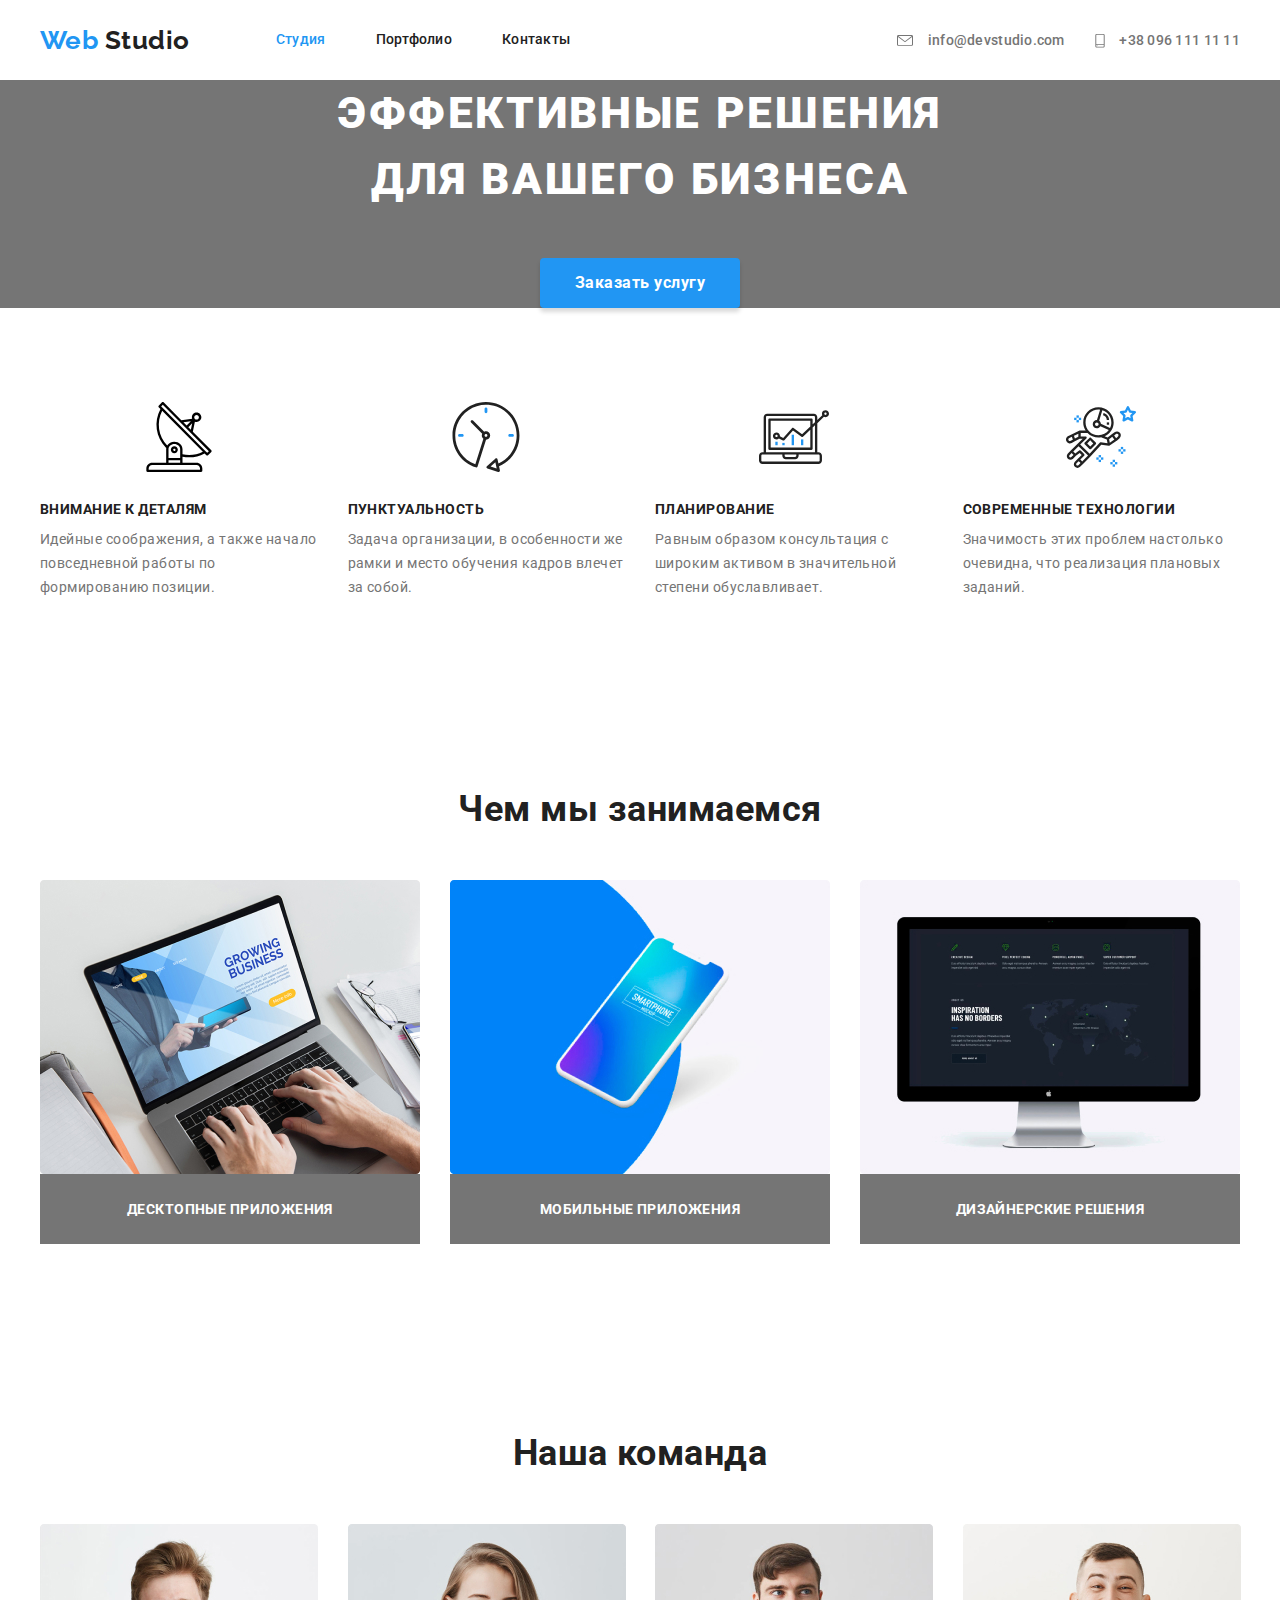
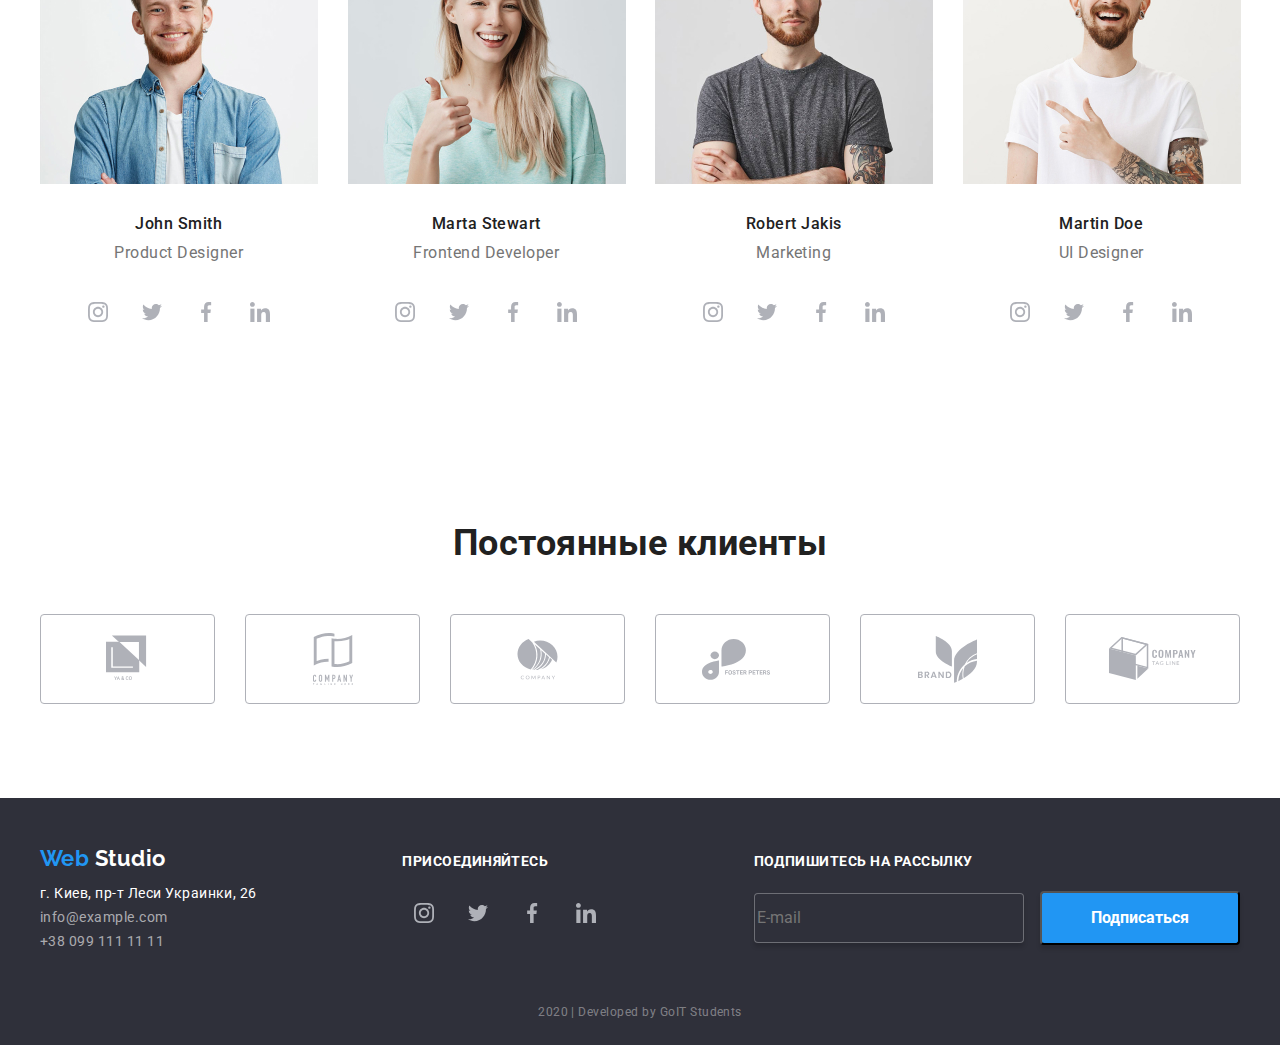
<file: index.html>
<!DOCTYPE html>
<html lang="ru">
  <head>
    <meta charset="UTF-8" />
    <meta name="viewport" content="width=device-width, initial-scale=1.0" />
    <title>Web Studio</title>
    <link
      href="https://fonts.googleapis.com/css?family=Raleway:700|Roboto:400,500,700,900&display=swap&subset=cyrillic"
      rel="stylesheet"
    />
    <link
      rel="stylesheet"
      href="https://cdnjs.cloudflare.com/ajax/libs/modern-normalize/0.6.0/modern-normalize.min.css"
    />
    <link rel="stylesheet" href="./css/style.css" />
  </head>
  <body>
    <!-- Header -->
    <header>
      <!-- Навигация -->
      <div class="container row">
        <nav class="main-nav">
          <a href="./index.html" class="header-logo link"><span class="logo-accent">Web</span> Studio</a>
          <ul class="site-nav list">
            <li class="item"><a href="./index.html" class="link current">Студия</a></li>
            <li class="item"><a href="./portfolio.html" class="link">Портфолио</a></li>
            <li class="item"><a href="" class="link">Контакты</a></li>
          </ul>
        </nav>
        <ul class="auth-nav list">
          <li class="item">
            <img
              src="./images/studio-images/header-logo/envelope.svg"
              alt="Иконка конверта"
              class="inline"
              width="16"
              height="11"
            />
            <a href="mailto:info@devstudio.com" class="link">info@devstudio.com</a>
          </li>
          <li class="item">
            <img
              src="./images/studio-images/header-logo/smartphone.svg"
              alt="Иконка телефона"
              class="inline"
              width="10"
              height="14"
            />
            <a href="tel:+380961111111" class="link">+38 096 111 11 11</a>
          </li>
        </ul>
      </div>
    </header>
    <!-- Main -->
    <main>
      <!-- Секция "HERO" -->
      <section class="hero">
        <h1 class="hero-title">
          эффективные решения <br />
          для вашего бизнеса
        </h1>
        <a href="" class="button link">Заказать услугу</a>
      </section>
      <!-- Секция "Преимущества" -->
      <section class="section">
        <div class="container">
          <h2 class="section-title hidden">Преимущества</h2>
          <ul class="features list">
            <li class="item">
              <img
                src="./images/studio-images/advantages/antenna.svg"
                alt="Иконка спутниковой антенны"
                class="centering"
                width="70"
                height="70"
              />
              <h3 class="title">Внимание к деталям</h3>
              <p class="text">
                Идейные соображения, а также начало повседневной работы по формированию позиции.
              </p>
            </li>
            <li class="item">
              <img
                src="./images/studio-images/advantages/clock.svg"
                alt="Иконка часов"
                class="centering"
                width="70"
                height="70"
              />
              <h3 class="title">Пунктуальность</h3>
              <p class="text">
                Задача организации, в особенности же рамки и место обучения кадров влечет за собой.
              </p>
            </li>
            <li class="item">
              <img
                src="./images/studio-images/advantages/diagram.svg"
                alt="Иконка диаграммы"
                class="centering"
                width="70"
                height="70"
              />
              <h3 class="title">Планирование</h3>
              <p class="text">
                Равным образом консультация с широким активом в значительной степени обуславливает.
              </p>
            </li>
            <li class="item">
              <img
                src="./images/studio-images/advantages/astronaut.svg"
                alt="Иконка австронавта"
                class="centering"
                width="70"
                height="70"
              />
              <h3 class="title">Современные технологии</h3>
              <p class="text">
                Значимость этих проблем настолько очевидна, что реализация плановых заданий.
              </p>
            </li>
          </ul>
        </div>
      </section>
      <!-- Секция "Чем мы занимаемся" -->
      <section class="section">
        <div class="container">
          <h2 class="section-title">Чем мы занимаемся</h2>
          <ul class="work-list list">
            <li class="item">
              <img
                src="./images/studio-images/what-are-we-doing/desktop-app.jpg"
                alt="Ноутбук с открытым приложением"
                width="380"
                height="294"
              />
              <h3 class="title">Десктопные приложения</h3>
            </li>
            <li class="item">
              <img
                src="./images/studio-images/what-are-we-doing/mobile-app.jpg"
                alt="Мобильный телефон"
                width="380"
                height="294"
              />
              <h3 class="title">Мобильные приложения</h3>
            </li>
            <li class="item">
              <img
                src="./images/studio-images/what-are-we-doing/design-decisions.jpg"
                alt="Монитор компьютера с красивым дизайном"
                width="380"
                height="294"
              />
              <h3 class="title">Дизайнерские решения</h3>
            </li>
          </ul>
        </div>
      </section>
      <!-- Секция "Наша команда" -->
      <section class="section">
        <div class="container">
          <h2 class="section-title">Наша команда</h2>
          <ul class="our-team list">
            <li class="item">
              <img
                src="./images/studio-images/our-team/John-Smith.jpg"
                alt="Фото Джона Смита"
                width="278"
                height="260"
              />
              <h3 class="title">John Smith</h3>
              <p class="text">Product Designer</p>
              <ul class="social-network list">
                <li class="item">
                  <a href="https://www.instagram.com/?hl=ru"
                    ><img
                      src="./images/studio-images/social-network/instagram.svg"
                      alt="Иконка Инстаграмма"
                      width="44"
                      height="44"
                  /></a>
                </li>
                <li class="item">
                  <a href="https://twitter.com/explore"
                    ><img
                      src="./images/studio-images/social-network/twitter.svg"
                      alt="Иконка Твитера"
                      width="44"
                      height="44"
                  /></a>
                </li>
                <li class="item">
                  <a href="https://uk-ua.facebook.com/"
                    ><img
                      src="./images/studio-images/social-network/facebook.svg"
                      alt="Иконка Фейсбука"
                      width="44"
                      height="44"
                  /></a>
                </li>
                <li class="item">
                  <a href="https://www.linkedin.com/"
                    ><img
                      src="./images/studio-images/social-network/linkedin.svg"
                      alt="Иконка Линкедин"
                      width="44"
                      height="44"
                  /></a>
                </li>
              </ul>
            </li>
            <li class="item">
              <img
                src="./images/studio-images/our-team/Marta-Stewart.jpg"
                alt="Фото Марты Стюарт"
                width="278"
                height="260"
              />
              <h3 class="title">Marta Stewart</h3>
              <p class="text">Frontend Developer</p>
              <ul class="social-network list">
                <li class="item">
                  <a href="https://www.instagram.com/?hl=ru"
                    ><img
                      src="./images/studio-images/social-network/instagram.svg"
                      alt="Иконка Инстаграмма"
                      width="44"
                      height="44"
                  /></a>
                </li>
                <li class="item">
                  <a href="https://twitter.com/explore"
                    ><img
                      src="./images/studio-images/social-network/twitter.svg"
                      alt="Иконка Твитера"
                      width="44"
                      height="44"
                  /></a>
                </li>
                <li class="item">
                  <a href="https://uk-ua.facebook.com/"
                    ><img
                      src="./images/studio-images/social-network/facebook.svg"
                      alt="Иконка Фейсбука"
                      width="44"
                      height="44"
                  /></a>
                </li>
                <li class="item">
                  <a href="https://www.linkedin.com/"
                    ><img
                      src="./images/studio-images/social-network/linkedin.svg"
                      alt="Иконка Линкедин"
                      width="44"
                      height="44"
                  /></a>
                </li>
              </ul>
            </li>
            <li class="item">
              <img
                src="./images/studio-images/our-team/Robert-Jakis.jpg"
                alt="Фото Роберта Якиса"
                width="278"
                height="260"
              />
              <h3 class="title">Robert Jakis</h3>
              <p class="text">Marketing</p>
              <ul class="social-network list">
                <li class="item">
                  <a href="https://www.instagram.com/?hl=ru"
                    ><img
                      src="./images/studio-images/social-network/instagram.svg"
                      alt="Иконка Инстаграмма"
                      width="44"
                      height="44"
                  /></a>
                </li>
                <li class="item">
                  <a href="https://twitter.com/explore"
                    ><img
                      src="./images/studio-images/social-network/twitter.svg"
                      alt="Иконка Твитера"
                      width="44"
                      height="44"
                  /></a>
                </li>
                <li class="item">
                  <a href="https://uk-ua.facebook.com/"
                    ><img
                      src="./images/studio-images/social-network/facebook.svg"
                      alt="Иконка Фейсбука"
                      width="44"
                      height="44"
                  /></a>
                </li>
                <li class="item">
                  <a href="https://www.linkedin.com/"
                    ><img
                      src="./images/studio-images/social-network/linkedin.svg"
                      alt="Иконка Линкедин"
                      width="44"
                      height="44"
                  /></a>
                </li>
              </ul>
            </li>
            <li class="item">
              <img
                src="./images/studio-images/our-team/Martin-Doe.jpg"
                alt="Фото Мартина Доя"
                width="278"
                height="260"
              />
              <h3 class="title">Martin Doe</h3>
              <p class="text">UI Designer</p>
              <ul class="social-network list">
                <li class="item">
                  <a href="https://www.instagram.com/?hl=ru"
                    ><img
                      src="./images/studio-images/social-network/instagram.svg"
                      alt="Иконка Инстаграмма"
                      width="44"
                      height="44"
                  /></a>
                </li>
                <li class="item">
                  <a href="https://twitter.com/explore"
                    ><img
                      src="./images/studio-images/social-network/twitter.svg"
                      alt="Иконка Твитера"
                      width="44"
                      height="44"
                  /></a>
                </li>
                <li class="item">
                  <a href="https://uk-ua.facebook.com/"
                    ><img
                      src="./images/studio-images/social-network/facebook.svg"
                      alt="Иконка Фейсбука"
                      width="44"
                      height="44"
                  /></a>
                </li>
                <li class="item">
                  <a href="https://www.linkedin.com/"
                    ><img
                      src="./images/studio-images/social-network/linkedin.svg"
                      alt="Иконка Линкедин"
                      width="44"
                      height="44"
                  /></a>
                </li>
              </ul>
            </li>
          </ul>
        </div>
      </section>
      <!-- Секция "Постоянные клиенты" -->
      <section class="section">
        <div class="container">
          <h2 class="section-title">Постоянные клиенты</h2>
          <ul class="our-cliets list">
            <li class="item">
              <div class="border">
                <img
                  src="./images/studio-images/regular-customers-logo/logo-01.svg"
                  alt="Лого постоянного клиента"
                  class="our-clients-logo"
                  width="44"
                  height="48"
                />
              </div>
            </li>
            <li class="item">
              <div class="border">
                <img
                  src="./images/studio-images/regular-customers-logo/logo-02.svg"
                  alt="Лого постоянного клиента"
                  class="our-clients-logo"
                  width="40"
                  height="52"
                />
              </div>
            </li>
            <li class="item">
              <div class="border">
                <img
                  src="./images/studio-images/regular-customers-logo/logo-03.svg"
                  alt="Лого постоянного клиента"
                  class="our-clients-logo"
                  width="41"
                  height="41"
                />
              </div>
            </li>
            <li class="item">
              <div class="border">
                <img
                  src="./images/studio-images/regular-customers-logo/logo-04.svg"
                  alt="Лого постоянного клиента"
                  class="our-clients-logo"
                  width="82"
                  height="41"
                />
              </div>
            </li>
            <li class="item">
              <div class="border">
                <img
                  src="./images/studio-images/regular-customers-logo/logo-05.svg"
                  alt="Лого постоянного клиента"
                  class="our-clients-logo"
                  width="59"
                  height="47"
                />
              </div>
            </li>
            <li class="item">
              <div class="border">
                <img
                  src="./images/studio-images/regular-customers-logo/logo-06.svg"
                  alt="Лого постоянного клиента"
                  class="our-clients-logo"
                  width="89"
                  height="44"
                />
              </div>
            </li>
          </ul>
        </div>
      </section>
    </main>
    <!-- Footer -->
    <footer class="page-footer">
      <div class="footer-container">
        <div>
          <a href="./index.html" class="footer-logo link"><span class="logo-accent">Web</span> Studio</a>
          <address>
            г. Киев, пр-т Леси Украинки, 26 <br />
            <span class="footer-accent">info@example.com</span> <br />
            <span class="footer-accent">+38 099 111 11 11</span>
          </address>
        </div>
        <div>
          <b class="white-accent">Присоединяйтесь</b>
          <ul class="social-network list">
            <li class="item">
              <a href="https://www.instagram.com/?hl=ru"
                ><img
                  src="./images/studio-images/social-network/instagram.svg"
                  alt="Иконка Инстаграмма"
                  width="44"
                  height="44"
              /></a>
            </li>
            <li class="item">
              <a href="https://twitter.com/explore"
                ><img
                  src="./images/studio-images/social-network/twitter.svg"
                  alt="Иконка Твитера"
                  width="44"
                  height="44"
              /></a>
            </li>
            <li class="item">
              <a href="https://uk-ua.facebook.com/"
                ><img
                  src="./images/studio-images/social-network/facebook.svg"
                  alt="Иконка Фейсбука"
                  width="44"
                  height="44"
              /></a>
            </li>
            <li class="item">
              <a href="https://www.linkedin.com/"
                ><img
                  src="./images/studio-images/social-network/linkedin.svg"
                  alt="Иконка Линкедин"
                  width="44"
                  height="44"
              /></a>
            </li>
          </ul>
        </div>
        <div>
          <form>
            <label>
              <span class="white-accent">Подпишитесь на рассылку</span>
              <input type="email" name="email" class="input" placeholder="E-mail" required />
            </label>
            <button type="submit" class="button">Подписаться</button>
          </form>
        </div>
      </div>
      <p class="copyright">2020 | Developed by GoIT Students</p>
    </footer>
  </body>
</html>
</file>
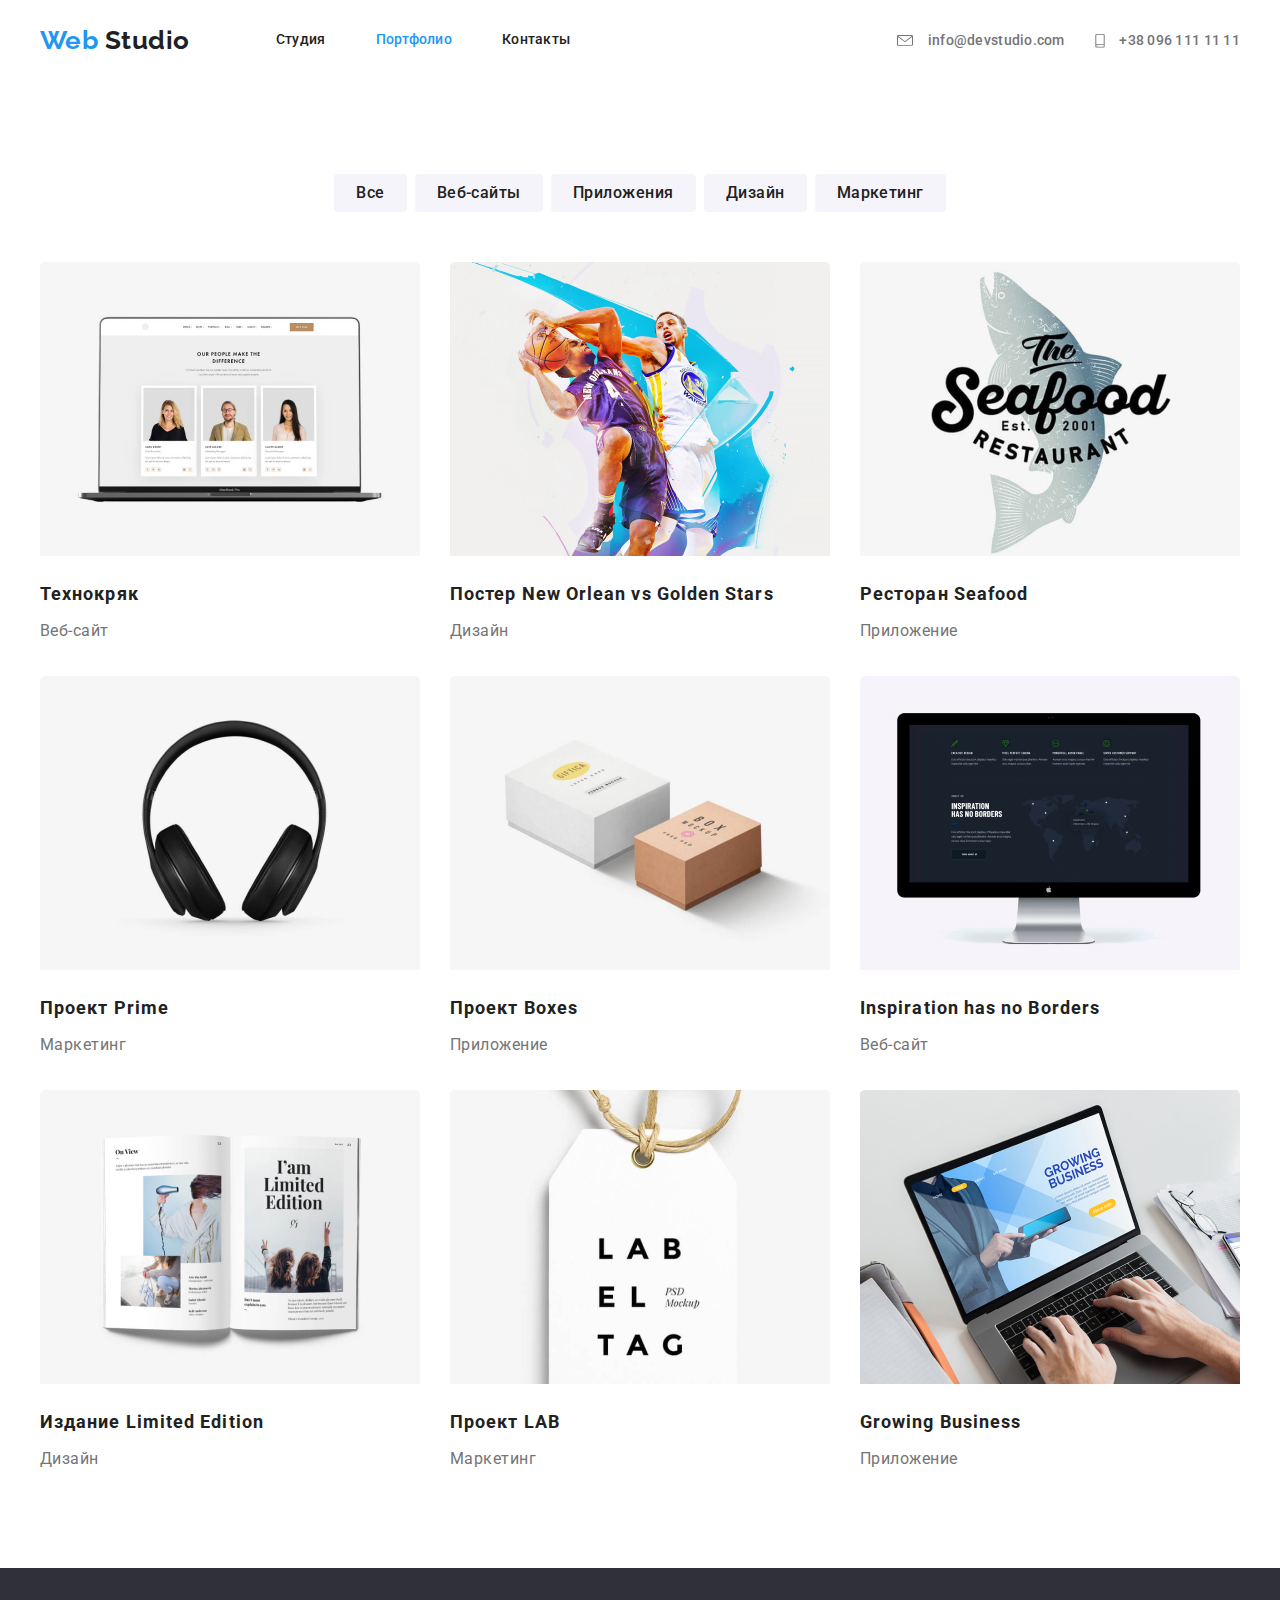
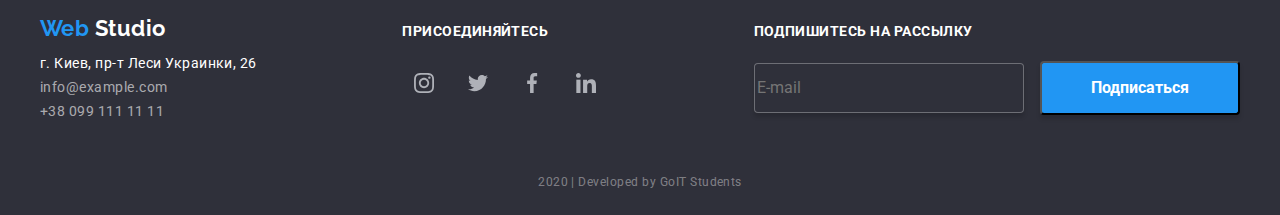
<file: portfolio.html>
<!DOCTYPE html>
<html lang="ru">
  <head>
    <meta charset="UTF-8" />
    <meta name="viewport" content="width=device-width, initial-scale=1.0" />
    <title>Portfolio</title>
    <link
      href="https://fonts.googleapis.com/css?family=Raleway:700|Roboto:400,500,700,900&display=swap&subset=cyrillic"
      rel="stylesheet"
    />
    <link
      rel="stylesheet"
      href="https://cdnjs.cloudflare.com/ajax/libs/modern-normalize/0.6.0/modern-normalize.min.css"
    />
    <link rel="stylesheet" href="./css/style.css" />
  </head>
  <body>
    <!-- Header -->
    <header>
      <!-- Навигация -->
      <div class="container row">
        <nav class="main-nav">
          <a href="./index.html" class="header-logo link"><span class="logo-accent">Web</span> Studio</a>
          <ul class="site-nav list">
            <li class="item"><a href="./index.html" class="link">Студия</a></li>
            <li class="item"><a href="./portfolio.html" class="link current">Портфолио</a></li>
            <li class="item"><a href="" class="link">Контакты</a></li>
          </ul>
        </nav>
        <ul class="auth-nav list">
          <li class="item">
            <img
              src="./images/studio-images/header-logo/envelope.svg"
              alt="Иконка конверта"
              class="inline"
              width="16"
              height="11"
            />
            <a href="mailto:info@devstudio.com" class="link">info@devstudio.com</a>
          </li>
          <li class="item">
            <img
              src="./images/studio-images/header-logo/smartphone.svg"
              alt="Иконка телефона"
              class="inline"
              width="10"
              height="14"
            />
            <a href="tel:+380961111111" class="link">+38 096 111 11 11</a>
          </li>
        </ul>
      </div>
    </header>
    <main>
      <section class="section">
        <div class="container">
          <h1 class="hidden">Portfolio</h1>
          <ul class="filter list">
            <li class="item">
              <button type="button" class="radio-button">Все</button>
            </li>
            <li class="item">
              <button type="button" class="radio-button">Веб-сайты</button>
            </li>
            <li class="item">
              <button type="button" class="radio-button">Приложения</button>
            </li>
            <li class="item">
              <button type="button" class="radio-button">Дизайн</button>
            </li>
            <li class="item">
              <button type="button" class="radio-button">Маркетинг</button>
            </li>
          </ul>
          <ul class="gallery list">
            <li class="card">
              <a href="" class="card-link link"
                ><img
                  src="./images/portfolio-images/tehnokriak.jpg"
                  alt="Открытый ноутбук с изображениями трех людей"
                  width="380"
                  height="294"
                />
                <h2 class="title">Технокряк</h2>
                <p class="text">Веб-сайт</p>
                <p class="hidden">
                  Технокряк это современная площадка распространения коронавируса. Компании используют эту платформу для
                  цифрового шпионажа и атак на защищённые сервера конкурентов.
                </p></a
              >
            </li>
            <li class="card">
              <a href="" class="card-link link"
                ><img
                  src="./images/portfolio-images/new-orlean-vs-gjlden-stars.jpg"
                  alt="Два баскетболиста в прыжке борются за мяч"
                  width="380"
                  height="294"
                />
                <h2 class="title">Постер New Orlean vs Golden Stars</h2>
                <p class="text">Дизайн</p>
                <p class="hidden">
                  Технокряк это современная площадка распространения коронавируса. Компании используют эту платформу для
                  цифрового шпионажа и атак на защищённые сервера конкурентов.
                </p></a
              >
            </li>
            <li class="card">
              <a href="" class="card-link link"
                ><img
                  src="./images/portfolio-images/restoran-seafood.jpg"
                  alt="Логотип ресторана Seafood"
                  width="380"
                  height="294"
                />
                <h2 class="title">Ресторан Seafood</h2>
                <p class="text">Приложение</p>
                <p class="hidden">
                  Технокряк это современная площадка распространения коронавируса. Компании используют эту платформу для
                  цифрового шпионажа и атак на защищённые сервера конкурентов.
                </p></a
              >
            </li>
            <li class="card">
              <a href="" class="card-link link"
                ><img src="./images/portfolio-images/proekt-prime.jpg" alt="Фото наушников" width="380" height="294" />
                <h2 class="title">Проект Prime</h2>
                <p class="text">Маркетинг</p>
                <p class="hidden">
                  Технокряк это современная площадка распространения коронавируса. Компании используют эту платформу для
                  цифрового шпионажа и атак на защищённые сервера конкурентов.
                </p></a
              >
            </li>
            <li class="card">
              <a href="" class="card-link link"
                ><img
                  src="./images/portfolio-images/proekt-boxes.jpg"
                  alt="Две коробки лежат рядом"
                  width="380"
                  height="294"
                />
                <h2 class="title">Проект Boxes</h2>
                <p class="text">Приложение</p>
                <p class="hidden">
                  Технокряк это современная площадка распространения коронавируса. Компании используют эту платформу для
                  цифрового шпионажа и атак на защищённые сервера конкурентов.
                </p></a
              >
            </li>
            <li class="card">
              <a href="" class="card-link link"
                ><img
                  src="./images/portfolio-images/inspiration-has-no-borders.jpg"
                  alt="Изображение монитора компьютера"
                  width="380"
                  height="294"
                />
                <h2 class="title">Inspiration has no Borders</h2>
                <p class="text">Веб-сайт</p>
                <p class="hidden">
                  Технокряк это современная площадка распространения коронавируса. Компании используют эту платформу для
                  цифрового шпионажа и атак на защищённые сервера конкурентов.
                </p></a
              >
            </li>
            <li class="card">
              <a href="" class="card-link link"
                ><img
                  src="./images/portfolio-images/limited-edition.jpg"
                  alt="Фото открытой книги"
                  width="380"
                  height="294"
                />
                <h2 class="title">Издание Limited Edition</h2>
                <p class="text">Дизайн</p>
                <p class="hidden">
                  Технокряк это современная площадка распространения коронавируса. Компании используют эту платформу для
                  цифрового шпионажа и атак на защищённые сервера конкурентов.
                </p></a
              >
            </li>
            <li class="card">
              <a href="" class="card-link link"
                ><img
                  src="./images/portfolio-images/proekt-lab.jpg"
                  alt="Красивая рекламная лейба"
                  width="380"
                  height="294"
                />
                <h2 class="title">Проект LAB</h2>
                <p class="text">Маркетинг</p>
                <p class="hidden">
                  Технокряк это современная площадка распространения коронавируса. Компании используют эту платформу для
                  цифрового шпионажа и атак на защищённые сервера конкурентов.
                </p></a
              >
            </li>
            <li class="card">
              <a href="" class="card-link link"
                ><img
                  src="./images/portfolio-images/growing-business.jpg"
                  alt="Рабочий стол с открытым ноутбуком"
                  width="380"
                  height="294"
                />
                <h2 class="title">Growing Business</h2>
                <p class="text">Приложение</p>
                <p class="hidden">
                  Технокряк это современная площадка распространения коронавируса. Компании используют эту платформу для
                  цифрового шпионажа и атак на защищённые сервера конкурентов.
                </p></a
              >
            </li>
          </ul>
        </div>
      </section>
    </main>
    <footer class="page-footer">
      <div class="footer-container">
        <div>
          <a href="./index.html" class="footer-logo link"><span class="logo-accent">Web</span> Studio</a>
          <address>
            г. Киев, пр-т Леси Украинки, 26 <br />
            <span class="footer-accent">info@example.com</span> <br />
            <span class="footer-accent">+38 099 111 11 11</span>
          </address>
        </div>
        <div>
          <b class="white-accent">Присоединяйтесь</b>
          <ul class="social-network list">
            <li class="item">
              <a href="https://www.instagram.com/?hl=ru"
                ><img
                  src="./images/studio-images/social-network/instagram.svg"
                  alt="Иконка Инстаграмма"
                  width="44"
                  height="44"
              /></a>
            </li>
            <li class="item">
              <a href="https://twitter.com/explore"
                ><img
                  src="./images/studio-images/social-network/twitter.svg"
                  alt="Иконка Твитера"
                  width="44"
                  height="44"
              /></a>
            </li>
            <li class="item">
              <a href="https://uk-ua.facebook.com/"
                ><img
                  src="./images/studio-images/social-network/facebook.svg"
                  alt="Иконка Фейсбука"
                  width="44"
                  height="44"
              /></a>
            </li>
            <li class="item">
              <a href="https://www.linkedin.com/"
                ><img
                  src="./images/studio-images/social-network/linkedin.svg"
                  alt="Иконка Линкедин"
                  width="44"
                  height="44"
              /></a>
            </li>
          </ul>
        </div>
        <div>
          <form>
            <label>
              <span class="white-accent">Подпишитесь на рассылку</span>
              <input type="email" name="email" class="input" placeholder="E-mail" required />
            </label>
            <button type="submit" class="button">Подписаться</button>
          </form>
        </div>
      </div>
      <p class="copyright">2020 | Developed by GoIT Students</p>
    </footer>
  </body>
</html>
</file>
<file: css/style.css>
:root {
  --primary-text-color: #212121;
  --secondary-text-color: #757575;
  --white-text-color: #fff;
  --acсent-color: #2196f3;
  --footer-accent: rgba(255, 255, 255, 0.6);
  --primary-background-color: #fff;
  --secondary-background-color: #f5f4fa;
  --footer-background-color: #2f303a;
  --primary-font: 'Roboto', sans-serif;
  --secondary-font: 'Raleway', sans-serif;
  --border-color: #afb1b8;
  --radio-button-bg-color: #f5f4fa;
}

body {
  font-family: var(--primary-font);
  color: var(--primary-text-color);
  letter-spacing: 0.03em;
  background-color: var(--primary-background-color);
}

img {
  display: block;
}
/* Утилиты */
.container {
  width: 1230px;
  padding-left: 15px;
  padding-right: 15px;
  margin-left: auto;
  margin-right: auto;
  /* outline: 2px solid red; */
}
.list {
  list-style: none;
  margin: 0;
  padding: 0;
}

.link {
  text-decoration: none;
}

.section {
  padding-top: 94px;
  padding-bottom: 94px;
}

.button {
  display: inline-block;
  padding: 10px 32px;
  border-radius: 4px;
  min-width: 200px;

  color: var(--white-text-color);
  background-color: var(--acсent-color);
  font-weight: 700;
  font-size: 16px;
  line-height: 1.88;
  text-align: center;

  box-shadow: 0px 4px 4px rgba(0, 0, 0, 0.15);
}

.hidden {
  display: none;
}

.centering {
  margin-left: auto;
  margin-right: auto;
}

.inline {
  display: inline;
  margin-right: 10px;
  vertical-align: middle;
}

/* Стили логотипа шапки */
.header-logo {
  font-family: var(--secondary-font);
  color: inherit;
  font-weight: 700;
  font-size: 26px;
  line-height: 1.19;
}

.logo-accent {
  color: var(--acсent-color);
}

/* Навигация сайта */
.site-nav {
  display: flex;
  margin-left: 86px;
}

.site-nav .item:not(:last-child) {
  margin-right: 50px;
}

.site-nav .link {
  display: block;
  padding-top: 32px;
  padding-bottom: 32px;

  color: inherit;
  font-weight: 500;
  font-size: 14px;
  line-height: 1.14;
  letter-spacing: 0.02em;
}

.site-nav .link:hover,
.site-nav .link:focus {
  color: var(--acсent-color);
}

.site-nav .link.current {
  color: var(--acсent-color);
}

/* Auth nav */
.auth-nav {
  display: flex;
  margin-left: auto;
}

.auth-nav .link {
  color: var(--secondary-text-color);
  font-weight: 500;
  font-size: 14px;
  line-height: 1.14;
  letter-spacing: 0.02em;
}

.auth-nav .link:hover,
.auth-nav .link:focus {
  color: var(--acсent-color);
}

.auth-nav .item:not(:last-child) {
  margin-right: 30px;
}

.main-nav {
  display: flex;
  align-items: center;
}
.row {
  display: flex;
  align-items: center;
}

/* Секция Hero */
.hero {
  text-align: center;
  background-color: var(--secondary-text-color);
}

.hero-title {
  margin-top: 0;
  margin-bottom: 46px;

  color: var(--white-text-color);
  font-weight: 900;
  font-size: 44px;
  line-height: 1.5;
  text-align: center;
  letter-spacing: 0.06em;
  text-transform: uppercase;
}
/* Заголовки секций */
.section-title {
  margin-top: 0;
  margin-bottom: 50px;

  font-weight: 700;
  font-size: 36px;
  line-height: 1.17;
  text-align: center;
}

/* Секция "Преимущества" */
.features {
  display: flex;
}

.features > .item {
  width: calc((100% - 90px) / 4);
}

.features .item:not(:nth-child(4n)) {
  margin-right: 30px;
}

.features .title {
  margin-top: 30px;
  margin-bottom: 10px;

  font-weight: 700;
  font-size: 14px;
  line-height: 1.14;
  text-transform: uppercase;
}

.features .text {
  margin: 0;

  font-size: 14px;
  line-height: 1.71;
  color: var(--secondary-text-color);
}

/* Секция "Чем мы занимаемся" */
.work-list {
  display: flex;
}

.work-list > .item {
  width: calc((100% - 60px) / 3);
}

.work-list .item:not(:nth-child(3n)) {
  margin-right: 30px;
}

.work-list .title {
  margin-top: 0;
  margin-bottom: 0;
  padding-top: 27px;
  padding-bottom: 27px;

  font-weight: bold;
  font-size: 14px;
  line-height: 16px;
  text-align: center;
  letter-spacing: 0.03em;
  text-transform: uppercase;
  color: var(--white-text-color);
  background-color: var(--secondary-text-color);
}

/* Секция "Наша команда"  */
.our-team {
  display: flex;
}

.our-team > .item {
  width: calc((100% - 90px) / 4);
}

.our-team > .item:not(:nth-child(4n)) {
  margin-right: 30px;
}

.our-team .title {
  margin-top: 30px;
  margin-bottom: 10px;

  font-weight: 500;
  font-size: 16px;
  line-height: 1.19;
  text-align: center;
}

.our-team .text {
  margin-top: 0;
  margin-bottom: 28px;

  font-size: 16px;
  line-height: 1.19;
  text-align: center;
  color: var(--secondary-text-color);
}

.social-network {
  display: flex;
  justify-content: center;
}

.social-network > .item:not(:last-child) {
  margin-right: 10px;
}

/* Секция Наши клиенты */
.our-cliets {
  display: flex;
  justify-content: space-between;
}

.border {
  display: flex;
  justify-content: center;
  align-items: center;
  width: 175px;
  height: 90px;

  border: 1px solid var(--border-color);
  border-radius: 4px;
}
/* Footer */
.page-footer {
  background-color: var(--footer-background-color);
}

.footer-container {
  display: flex;
  justify-content: space-between;
  align-items: baseline;
  width: 1230px;
  padding-left: 15px;
  padding-right: 15px;
  padding-top: 48px;
  padding-bottom: 28px;
  margin-left: auto;
  margin-right: auto;
}

.footer-logo {
  display: block;
  margin-bottom: 10px;

  font-family: var(--secondary-font);
  color: var(--white-text-color);
  font-weight: 700;
  font-size: 22px;
  line-height: 1.18;
}

address {
  font-size: 14px;
  line-height: 1.71;
  font-style: normal;
  color: var(--white-text-color);
}

.footer-accent {
  color: var(--footer-accent);
}

.white-accent {
  display: block;
  margin-bottom: 21px;

  font-weight: 700;
  font-size: 14px;
  line-height: 1.14;
  text-transform: uppercase;
  color: var(--white-text-color);
}

.input {
  margin-right: 12px;
  width: 270px;
  height: 50px;

  background-color: var(--footer-background-color);
  border: 1px solid rgba(255, 255, 255, 0.3);
  box-shadow: 0px 4px 4px rgba(0, 0, 0, 0.15);
  border-radius: 4px;
}

.copyright {
  margin-top: 0;
  margin-bottom: 0;
  padding-top: 18px;
  padding-bottom: 21px;

  font-size: 12px;
  line-height: 2;
  text-align: center;
  color: rgba(255, 255, 255, 0.4);
}

/* Оформление страницы Portfolio */

/* Radio-button */
.filter .radio-button {
  padding-top: 6px;
  padding-bottom: 6px;
  padding-right: 22px;
  padding-left: 22px;
  border-radius: 4px;
  border: transparent;

  background-color: var(--radio-button-bg-color);
  font-weight: 500;
  font-size: 16px;
  line-height: 1.63;
  text-align: center;
  letter-spacing: 0.03em;
  color: inherit;
}

.filter .radio-button:hover,
.filter .radio-button:focus {
  color: var(--white-text-color);
  background-color: var(--acсent-color);
  cursor: pointer;
}

.filter {
  display: flex;
  justify-content: center;
}

.filter > .item + .item {
  margin-left: 8px;
}

/* Галерея карт */
.gallery {
  display: flex;
  flex-wrap: wrap;
  padding-top: 50px;
}
.card {
  width: calc((100% - 60px) / 3);
}

.gallery > .card:not(:nth-child(3n)) {
  margin-right: 30px;
}

.gallery > .card:not(:nth-last-child(-n + 3)) {
  margin-bottom: 30px;
}

.card-link .title {
  margin-top: 20px;
  margin-bottom: 4px;

  font-weight: 700;
  font-size: 18px;
  line-height: 2;
  letter-spacing: 0.06em;
  color: var(--primary-text-color);
}

.card-link .text {
  margin-top: 0;
  margin-bottom: 0;

  font-size: 16px;
  line-height: 1.88;
  color: var(--secondary-text-color);
}

.card-link {
  display: block;
}
</file>
